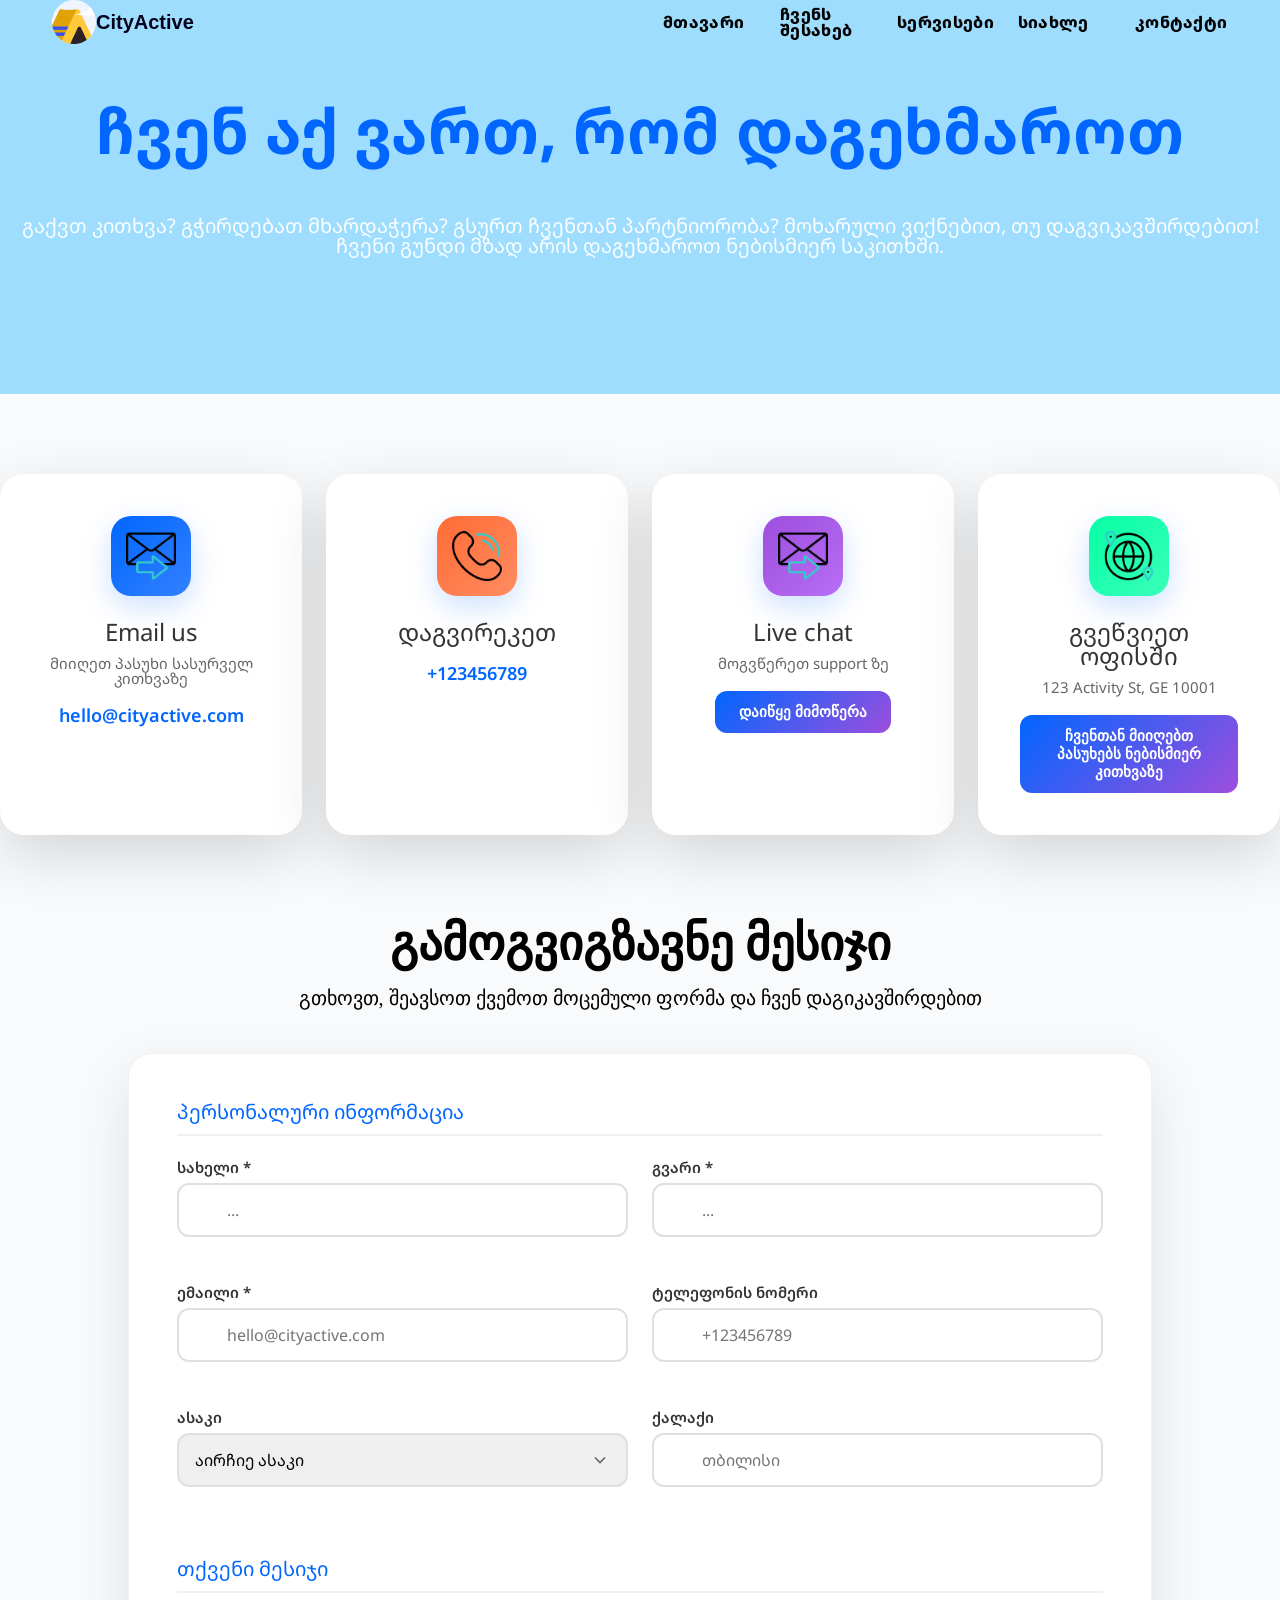
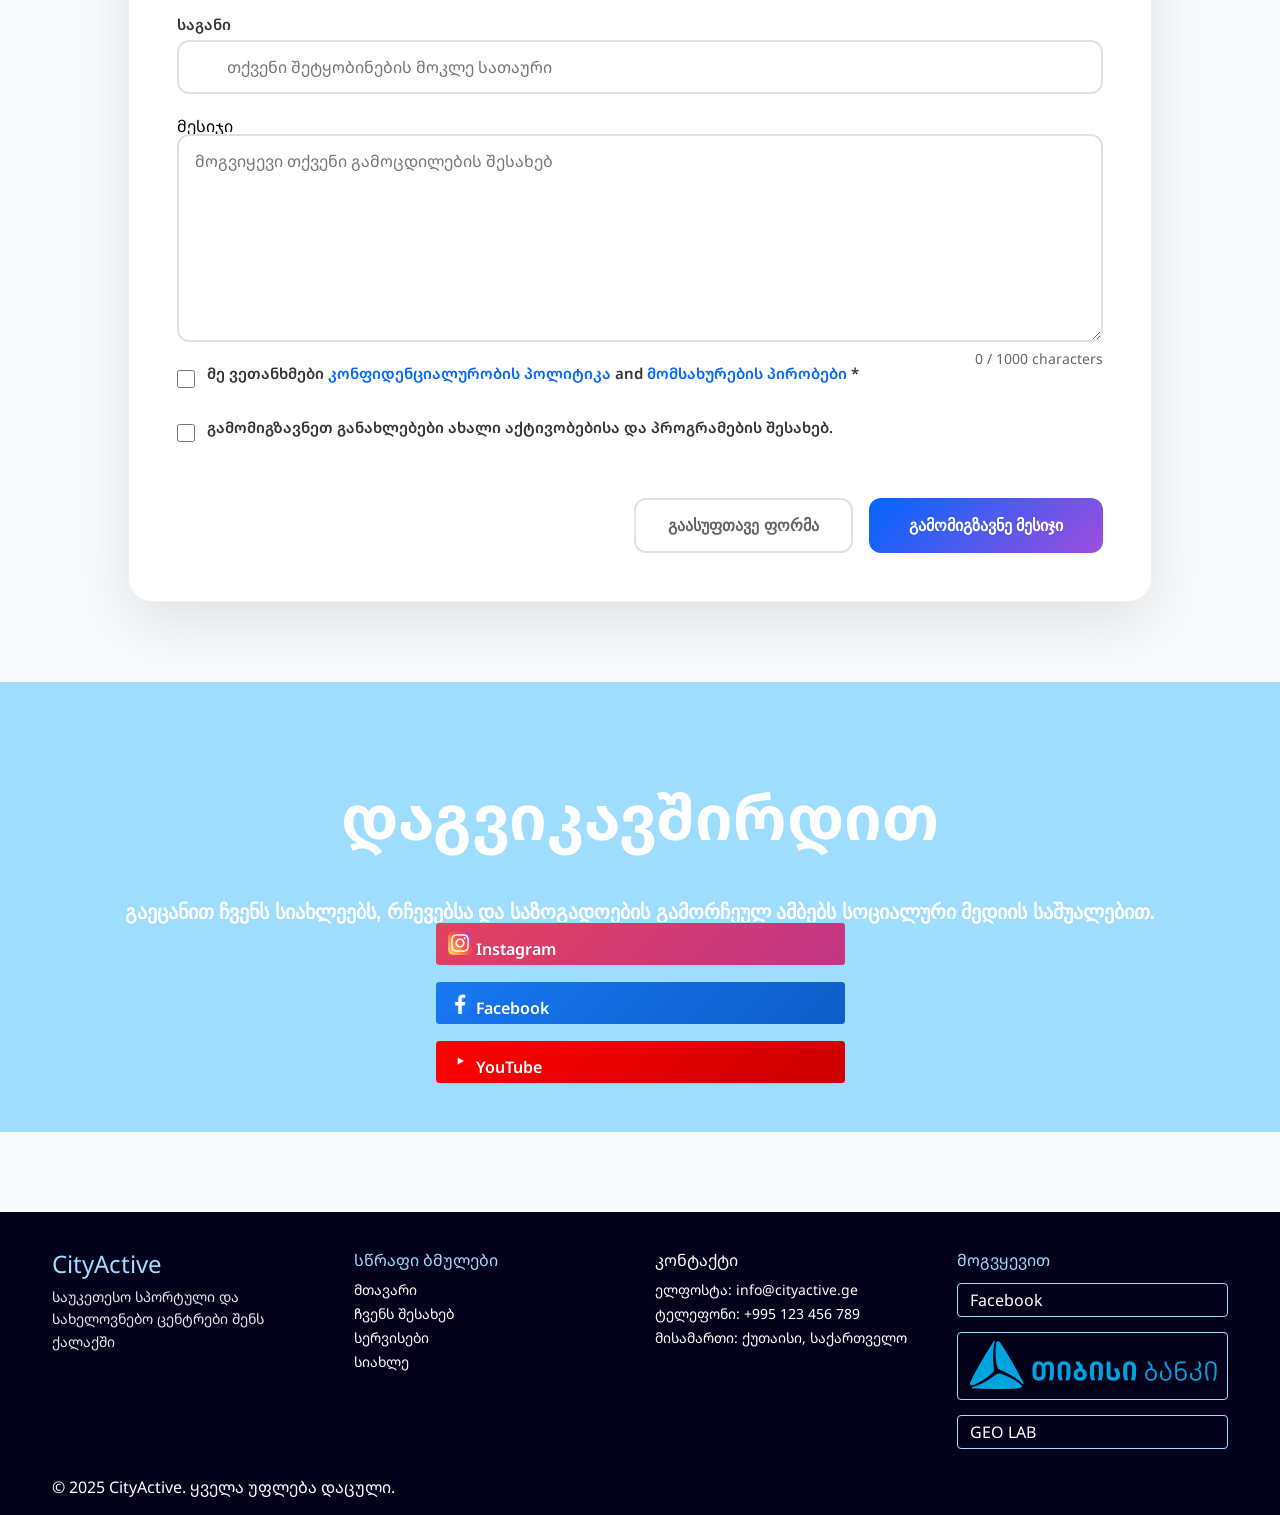
<file: pages/contact.html>
<!doctype html>
<html lang="en">
  <head>
    <meta charset="UTF-8" />
    <meta name="viewport" content="width=device-width, initial-scale=1.0" />
    <title>Contact</title>
    <link rel="preconnect" href="https://fonts.googleapis.com" />
    <link rel="preconnect" href="https://fonts.gstatic.com" crossorigin />
    <link
      href="https://fonts.googleapis.com/css2?family=Noto+Sans+Georgian:wght@100..900&display=swap"
      rel="stylesheet"
    />
    <link rel="stylesheet" href="../css/reset.css" />
    <link rel="stylesheet" href="../css/contact.css" />
    <link rel="stylesheet" href="../css/responsive.css" />
    <link rel="icon" type="image/png" href="../assets/Logo (1).png" />
  </head>
  <body>
    <section class="s1">
      <nav>
        <div class="navdiv">
          <div class="logo">
            <img src="../assets/Logo (1).png" alt="logo" />
            <h1>CityActive</h1>
          </div>
          <div class="menu">
            <a href="../index.html">მთავარი</a>
            <a href="../pages/aboutus.html">ჩვენს შესახებ</a>
            <a href="../pages/Tbilisi-services.html">სერვისები</a>
            <a href="news.html">სიახლე</a>
            <a href="#">კონტაქტი</a>
          </div>
        </div>
      </nav>
    </section>
    <section>
      <div class="contact-wrapper">
        <div class="contact-header">
          <h1>ჩვენ აქ ვართ, რომ დაგეხმაროთ</h1>
        </div>
        <div class="contact-p">
          <p>
            გაქვთ კითხვა? გჭირდებათ მხარდაჭერა? გსურთ ჩვენთან პარტნიორობა?
            მოხარული ვიქნებით, თუ დაგვიკავშირდებით! ჩვენი გუნდი მზად არის
            დაგეხმაროთ ნებისმიერ საკითხში.
          </p>
        </div>
      </div>
    </section>
    <section>
      <div class="container">
        <div class="quick-contact-grid">
          <div class="quick-contact-card">
            <div
              class="quick-contact-icon"
              style="background: linear-gradient(135deg, #0066ff, #3381ff)"
            >
              <img src="../assets/message.png" alt="email" />
            </div>
            <h3>Email us</h3>
            <p>მიიღეთ პასუხი სასურველ კითხვაზე</p>
            <a href="mailto:hello@cityactive.com" class="quick-contact-link"
              >hello@cityactive.com</a
            >
          </div>

          <div class="quick-contact-card">
            <div
              class="quick-contact-icon"
              style="background: linear-gradient(135deg, #ff6b35, #ff8c61)"
            >
              <img src="../assets/phone.png" alt="phone" />
            </div>
            <h3>დაგვირეკეთ</h3>
            <p></p>
            <a href="tel:+15551234567" class="quick-contact-link">+123456789</a>
          </div>

          <div class="quick-contact-card">
            <div
              class="quick-contact-icon"
              style="background: linear-gradient(135deg, #9d4edd, #b76ef5)"
            >
              <img src="../assets/message.png" alt="message" />
            </div>
            <h3>Live chat</h3>
            <p>მოგვწერეთ support ზე</p>
            <button class="quick-contact-btn">დაიწყე მიმოწერა</button>
          </div>

          <div class="quick-contact-card">
            <div
              class="quick-contact-icon"
              style="background: linear-gradient(135deg, #06ffa5, #3affba)"
            >
              <img
                src="../assets/around-the-world.png"
                alt="around-the-world"
              />
            </div>
            <h3>გვეწვიეთ ოფისში</h3>
            <p>123 Activity St, GE 10001</p>
            <button class="quick-contact-btn">
              ჩვენთან მიიღებთ პასუხებს ნებისმიერ კითხვაზე
            </button>
          </div>
        </div>
      </div>
    </section>
    <section class="s3">
      <div class="contact-wrap">
        <div class="forms-header">
          <h2>გამოგვიგზავნე მესიჯი</h2>
          <p>გთხოვთ, შეავსოთ ქვემოთ მოცემული ფორმა და ჩვენ დაგიკავშირდებით</p>
        </div>
        <div class="form">
          <div class="contact-form-card">
            <form id="contactForm">
              <div class="form-section">
                <h3 class="form-section-title">პერსონალური ინფორმაცია</h3>
                <div class="form-row">
                  <div class="form-group">
                    <label>სახელი *</label>
                    <div class="input-wrapper">
                      <input
                        type="text"
                        class="form-input"
                        placeholder="..."
                        required
                      />
                    </div>
                  </div>
                  <div class="form-group">
                    <label>გვარი *</label>
                    <div class="input-wrapper">
                      <input
                        type="text"
                        class="form-input"
                        placeholder="..."
                        required
                      />
                    </div>
                  </div>
                </div>

                <div class="form-row">
                  <div class="form-group">
                    <label>ემაილი *</label>
                    <div class="input-wrapper">
                      <input
                        type="email"
                        class="form-input"
                        placeholder="hello@cityactive.com"
                        required
                      />
                    </div>
                  </div>
                  <div class="form-group">
                    <label>ტელეფონის ნომერი</label>
                    <div class="input-wrapper">
                      <input
                        type="tel"
                        class="form-input"
                        placeholder="+123456789"
                      />
                    </div>
                  </div>
                </div>

                <div class="form-row">
                  <div class="form-group">
                    <label>ასაკი</label>
                    <select class="form-input select-input">
                      <option value="">აირჩიე ასაკი</option>
                      <option value="13-15">13-15 წლის</option>
                      <option value="16-18">16-18 წლის</option>
                      <option value="parent">მშობელი/მეურვე</option>
                      <option value="other">სხვა</option>
                    </select>
                  </div>
                  <div class="form-group">
                    <label>ქალაქი</label>
                    <div class="input-wrapper">
                      <input
                        type="text"
                        class="form-input"
                        placeholder="თბილისი"
                      />
                    </div>
                  </div>
                </div>
              </div>

              <div class="form-section">
                <h3 class="form-section-title">თქვენი მესიჯი</h3>

                <div class="form-group">
                  <label>საგანი</label>
                  <div class="input-wrapper">
                    <input
                      type="text"
                      class="form-input"
                      placeholder="თქვენი შეტყობინების მოკლე სათაური"
                      required
                    />
                  </div>
                </div>

                <div class="form-groups">
                  <label>მესიჯი</label>
                  <textarea
                    class="form-input"
                    rows="8"
                    placeholder="მოგვიყევი თქვენი გამოცდილების შესახებ"
                    required
                  ></textarea>
                  <div class="char-counter">
                    <span id="charCount">0</span> / 1000 characters
                  </div>
                </div>

                <div class="form-group">
                  <label class="checkbox-label">
                    <input type="checkbox" class="form-checkbox" required />
                    <span
                      >მე ვეთანხმები
                      <a href="#" class="form-link"
                        >კონფიდენციალურობის პოლიტიკა</a
                      >
                      and
                      <a href="#" class="form-link">მომსახურების პირობები</a>
                      *</span
                    >
                  </label>
                </div>

                <div class="form-group">
                  <label class="checkbox-label">
                    <input type="checkbox" class="form-checkbox" />
                    <span
                      >გამომიგზავნეთ განახლებები ახალი აქტივობებისა და
                      პროგრამების შესახებ.</span
                    >
                  </label>
                </div>
              </div>

              <div class="form-actions">
                <button type="button" class="btn-secondary">
                  გაასუფთავე ფორმა
                </button>
                <button type="submit" class="btn-submit">
                  <span>გამომიგზავნე მესიჯი</span>
                </button>
              </div>
            </form>
          </div>
        </div>
      </div>
    </section>
    <section class="s4">
      <div class="container">
        <div class="social-content">
          <h2>დაგვიკავშირდით</h2>
          <p>
            გაეცანით ჩვენს სიახლეებს, რჩევებსა და საზოგადოების გამორჩეულ ამბებს
            სოციალური მედიის საშუალებით.
          </p>
          <div class="social-links">
            <a
              href="#"
              class="social-link"
              style="background: linear-gradient(135deg, #e4405f, #c13584)"
            >
              <img
                src="../assets/instagram.png"
                alt="Instagram"
                width="24"
                height="24"
              />
              <span>Instagram</span>
            </a>
            <a
              href="#"
              class="social-link"
              style="background: linear-gradient(135deg, #1877f2, #0d5dc9)"
            >
              <img
                src="../assets/facebook.png"
                alt="Facebook"
                width="24"
                height="24"
              />
              <span>Facebook</span>
            </a>
            <a
              href="#"
              class="social-link"
              style="background: linear-gradient(135deg, #ff0000, #cc0000)"
            >
              <img
                src="../assets/youtube.png"
                alt="YouTube"
                width="24"
                height="24"
              />
              <span>YouTube</span>
            </a>
          </div>
        </div>
      </div>
    </section>
    <section class="s6">
      <footer class="footer">
        <div class="footer-container">
          <div class="footer-content">
            <div class="footer-section">
              <h3>CityActive</h3>
              <p>საუკეთესო სპორტული და სახელოვნებო ცენტრები შენს ქალაქში</p>
            </div>
            <div class="footer-section">
              <h4>სწრაფი ბმულები</h4>
              <ul>
                <li><a href="../index.html">მთავარი</a></li>
                <li><a href="aboutus.html">ჩვენს შესახებ</a></li>
                <li><a href="../pages/Tbilisi-services.html">სერვისები</a></li>
                <li><a href="../pages/news.html">სიახლე</a></li>
              </ul>
            </div>
            <div class="footer-section">
              <h4><a href="contact.html">კონტაქტი</a></h4>
              <ul>
                <li>ელფოსტა: info@cityactive.ge</li>
                <li>ტელეფონი: +995 123 456 789</li>
                <li>მისამართი: ქუთაისი, საქართველო</li>
              </ul>
            </div>
            <div class="footer-section">
              <h4>მოგვყევით</h4>
              <div class="social-links">
                <a href="https://www.facebook.com/groups/1565415547176722"
                  >Facebook</a
                >
                <a href="https://tbcbank.ge/ka/tbc-education/it-academy"
                  ><img src="../assets/svg44.png" alt="TBC"
                /></a>
                <a href="https://geolab.edu.ge/">GEO LAB</a>
              </div>
            </div>
          </div>
          <div class="footer-bottom">
            <p>&copy; 2025 CityActive. ყველა უფლება დაცული.</p>
          </div>
        </div>
      </footer>
    </section>
  </body>
</html>
</file>
<file: css/contact.css>
* {
  margin: 0;
  padding: 0;
  box-sizing: border-box;
}
body {
  font-family: "Noto Sans Georgian", sans-serif;
  background-color: #f6f8fe;
  display: flex;
  flex-direction: column;
  min-height: 100vh;
}
nav {
  background-color: #9fddff;
}
.navdiv {
  display: flex;
  flex-direction: row;
  align-items: center;
  justify-content: space-between;
  max-width: 1200px;
  width: 100%;
  margin: 0 auto;
  padding: 0 12px;
}
.menu {
  display: flex;
  flex-direction: row;
  align-items: center;
  gap: 24px;
}
.logo {
  display: flex;
  flex-direction: row;
  align-items: center;
}
.logo h1 {
  color: #04021a;
  font-family: sans-serif, "Clash Display Variable";
  font-size: 20px;
  font-weight: 600;
}
.menu a {
  color: #000;
  font-family: "Inter", sans-serif;
  font-size: 16px;
  font-weight: 800;
  letter-spacing: 0.3px;
  text-decoration: none;
  font-family: "Noto Sans Georgian", sans-serif;
}
.avatar {
  display: flex;
  width: 293px;
  align-items: center;
  gap: 12px;
  border-radius: 90px;
  background: #000;
}
.avatar span {
  color: #fff;
  font-family: "Inter", sans-serif;
  font-size: 12px;
  font-weight: 700;
}
.footer {
  background-color: #04021a;
  color: #ffffff;
  padding: 40px 0 20px;
  margin-top: 80px;
}
.footer-container {
  max-width: 1200px;
  margin: 0 auto;
  padding: 0 12px;
  width: 100%;
}
.footer-content {
  display: grid;
  grid-template-columns: repeat(auto-fit, minmax(250px, 1fr));
  gap: 30px;
  margin-bottom: 30px;
}
.footer-section h3 {
  font-size: 24px;
  margin-bottom: 10px;
  color: #9fddff;
}
.footer-section h4 {
  font-size: 16px;
  margin-bottom: 15px;
  color: #9fddff;
}
.footer-section p {
  font-size: 14px;
  line-height: 1.6;
  opacity: 0.9;
}
.footer-section ul {
  list-style: none;
  padding: 0;
  margin: 0;
}
.footer-section ul li {
  margin-bottom: 10px;
  font-size: 14px;
  color: #fff;
}
.footer-section a {
  color: #ffffff;
  text-decoration: none;
  transition: color 0.3s ease;
}
.footer-section a:hover {
  color: #9fddff;
}
.social-links {
  display: flex;
  gap: 15px;
  flex-wrap: wrap;
}
.social-links a {
  padding: 8px 12px;
  border: 1px solid #9fddff;
  border-radius: 4px;
  transition: all 0.3s ease;
  color: #fff;
  text-decoration: none;
}
.social-links a:hover {
  background-color: #9fddff;
  color: #04021a;
}

.contact-wrapper {
  text-align: center;
  background: #9fddff;
  height: 350px;
}
.contact-wrapper h1 {
  padding-top: 55px;
  font-size: 3.9rem;
  font-weight: 700;
  color: #0066ff;
  background-clip: text;
  margin-bottom: 55px;
}
.contact-wrapper p {
  font-size: 1.25rem;
  color: rgba(255, 255, 255, 0.95);
}
.contact-hero {
  padding: 8rem 1.5rem 5rem;
  position: relative;
  overflow: hidden;
  background: linear-gradient(135deg, #0066ff 0%, #9d4edd 100%);
}
.hero-background {
  position: absolute;
  top: 0;
  left: 0;
  right: 0;
  bottom: 0;
  z-index: 0;
}
.hero-pattern {
  position: absolute;
  top: 0;
  left: 0;
  right: 0;
  bottom: 0;
  background: url("data:image/svg+xml,%3Csvg width='60' height='60' viewBox='0 0 60 60' xmlns='http://www.w3.org/2000/svg'%3E%3Cg fill='none' fill-rule='evenodd'%3E%3Cg fill='%23ffffff' fill-opacity='0.08'%3E%3Cpath d='M36 34v-4h-2v4h-4v2h4v4h2v-4h4v-2h-4zm0-30V0h-2v4h-4v2h4v4h2V6h4V4h-4zM6 34v-4H4v4H0v2h4v4h2v-4h4v-2H6zM6 4V0H4v4H0v2h4v4h2V6h4V4H6z'/%3E%3C/g%3E%3C/g%3E%3C/svg%3E");
  opacity: 0.6;
}
.hero-content-wrapper {
  position: relative;
  z-index: 1;
  text-align: center;
  max-width: 56rem;
  margin: 0 auto;
}
.hero-badge {
  display: inline-flex;
  align-items: center;
  gap: 0.5rem;
  background: rgba(255, 255, 255, 0.15);
  backdrop-filter: blur(10px);
  padding: 0.5rem 1.25rem;
  border-radius: 9999px;
  color: white;
  font-size: 0.875rem;
  font-weight: 600;
  margin-bottom: 1.5rem;
  border: 1px solid rgba(255, 255, 255, 0.2);
}
.contact-hero-title {
  font-size: 3.5rem;
  font-weight: 700;
  color: white;
  margin-bottom: 1.5rem;
  line-height: 1.1;
}
.contact-hero-description {
  font-size: 1.25rem;
  color: rgba(255, 255, 255, 0.95);
  margin-bottom: 3rem;
  line-height: 1.7;
}
.hero-stats {
  display: flex;
  justify-content: center;
  gap: 3rem;
  margin-top: 3rem;
}
.hero-stat-item {
  text-align: center;
}
.hero-stat-number {
  font-size: 2.5rem;
  font-weight: 700;
  color: white;
  line-height: 1;
  margin-bottom: 0.5rem;
}
.hero-stat-label {
  font-size: 0.875rem;
  color: rgba(255, 255, 255, 0.9);
  text-transform: uppercase;
  letter-spacing: 0.05em;
  font-weight: 600;
}
.quick-contact-section {
  padding: 0;
  margin-top: -3rem;
  position: relative;
  z-index: 10;
}
.quick-contact-grid {
  display: grid;
  grid-template-columns: repeat(auto-fit, minmax(280px, 1fr));
  gap: 1.5rem;
}
.quick-contact-card {
  background: white;
  padding: 2.5rem;
  border-radius: 1.5rem;
  box-shadow: 0 20px 60px rgba(0, 0, 0, 0.15);
  text-align: center;
  transition: all 0.3s ease;
  border: 2px solid transparent;
}
.quick-contact-card:hover {
  transform: translateY(-8px);
  box-shadow: 0 30px 80px rgba(0, 0, 0, 0.2);
  border-color: rgba(0, 102, 255, 0.2);
}
.quick-contact-icon {
  width: 5rem;
  height: 5rem;
  border-radius: 1.25rem;
  display: flex;
  align-items: center;
  justify-content: center;
  margin: 0 auto 1.5rem;
  box-shadow: 0 10px 30px rgba(0, 102, 255, 0.2);
  transition: transform 0.3s ease;
}
.quick-contact-card:hover .quick-contact-icon {
  transform: scale(1.1) rotate(5deg);
}
.quick-contact-card h3 {
  font-size: 1.5rem;
  margin-bottom: 0.75rem;
  color: #333;
}
.quick-contact-card p {
  color: #666;
  margin-bottom: 1.25rem;
  font-size: 0.9375rem;
}
.quick-contact-link {
  display: block;
  color: #0066ff;
  text-decoration: none;
  font-weight: 600;
  font-size: 1.125rem;
}
.quick-contact-link:hover {
  color: #9d4edd;
}
.quick-contact-btn {
  background: linear-gradient(135deg, #0066ff, #9d4edd);
  color: white;
  border: none;
  padding: 0.75rem 1.5rem;
  border-radius: 0.75rem;
  font-weight: 600;
  cursor: pointer;
  transition: all 0.3s ease;
  font-size: 0.9375rem;
}
.quick-contact-btn:hover {
  transform: translateY(-2px);
  box-shadow: 0 10px 25px rgba(0, 102, 255, 0.3);
}
.quick-contact-card img {
  width: 50px;
  height: 50px;
}
.container {
  margin-top: 80px;
}
.forms-header {
  display: flex;
  justify-content: center;
  align-items: center;
  gap: 20px;
  flex-direction: column;
}
.forms-header h2 {
  color: #000;
  font-family: "Clash Display Variable";
  font-size: 48px;
  font-weight: 600;
}
.forms-header p {
  margin-bottom: 45px;
  color: #000;
  text-align: center;
  font-family: Inter;
  font-size: 20px;
}
.contact-form-section {
  padding: 5rem 1.5rem;
  background: white;
}
.form-header {
  text-align: center;
  margin-bottom: 3rem;
}
.form-header-content h2 {
  font-size: 2.5rem;
  margin-bottom: 1rem;
  color: #333;
}
.form-header-content p {
  font-size: 1.125rem;
  color: #666;
  margin-bottom: 2rem;
}
.form-features {
  display: flex;
  justify-content: center;
  gap: 2rem;
  flex-wrap: wrap;
}
.form-feature {
  display: flex;
  align-items: center;
  gap: 0.5rem;
  padding: 0.75rem 1.5rem;
  background: rgba(6, 255, 165, 0.1);
  border-radius: 9999px;
  font-weight: 600;
  color: #333;
  font-size: 0.875rem;
}
.contact-form-card {
  background: white;
  border-radius: 1.5rem;
  padding: 3rem;
  box-shadow: 0 20px 60px rgba(0, 0, 0, 0.1);
  max-width: 64rem;
  margin: 0 auto;
  border: 1px solid #f0f0f0;
}
.form-section {
  margin-bottom: 3rem;
}
.form-section-title {
  font-size: 1.25rem;
  color: #0066ff;
  margin-bottom: 1.5rem;
  padding-bottom: 0.75rem;
  border-bottom: 2px solid #f0f0f0;
  display: flex;
  align-items: center;
  gap: 0.5rem;
}
.form-row {
  display: grid;
  grid-template-columns: 1fr 1fr;
  gap: 1.5rem;
  margin-bottom: 1.5rem;
}
.form-group {
  display: flex;
  flex-direction: column;
  margin-bottom: 1.5rem;
}
.form-group label {
  margin-bottom: 0.5rem;
  color: #333;
  font-weight: 600;
  font-size: 0.9375rem;
}
.input-wrapper {
  position: relative;
}
.input-icon {
  position: absolute;
  left: 1rem;
  top: 50%;
  transform: translateY(-50%);
  color: #999;
  pointer-events: none;
}
.form-input {
  width: 100%;
  padding: 0.875rem 1rem 0.875rem 3rem;
  border-radius: 0.75rem;
  border: 2px solid #e0e0e0;
  font-size: 1rem;
  transition: all 0.3s ease;
  font-family: inherit;
}
.form-input:focus {
  outline: none;
  border-color: #0066ff;
  box-shadow: 0 0 0 3px rgba(0, 102, 255, 0.1);
}
.form-input:hover {
  border-color: #c0c0c0;
}
textarea.form-input {
  padding: 0.875rem 1rem;
  resize: vertical;
  min-height: 120px;
}
.select-input {
  appearance: none;
  background-image: url("data:image/svg+xml,%3Csvg xmlns='http://www.w3.org/2000/svg' width='20' height='20' viewBox='0 0 24 24' fill='none' stroke='%23666' stroke-width='2'%3E%3Cpath d='m6 9 6 6 6-6'/%3E%3C/svg%3E");
  background-repeat: no-repeat;
  background-position: right 1rem center;
  padding-right: 3rem;
  padding-left: 1rem;
}
.char-counter {
  margin-top: 0.5rem;
  text-align: right;
  font-size: 0.875rem;
  color: #666;
}
.checkbox-label {
  display: flex;
  align-items: flex-start;
  gap: 0.75rem;
  cursor: pointer;
  font-weight: 400;
  color: #555;
  font-size: 0.9375rem;
}
.form-checkbox {
  margin-top: 0.25rem;
  width: 1.125rem;
  height: 1.125rem;
  cursor: pointer;
  accent-color: #0066ff;
}
.form-link {
  color: #0066ff;
  text-decoration: none;
  font-weight: 600;
}
.form-link:hover {
  color: #9d4edd;
}
.form-actions {
  display: flex;
  gap: 1rem;
  justify-content: flex-end;
  margin-top: 2rem;
}
.btn-secondary {
  padding: 1rem 2rem;
  background: white;
  color: #666;
  border: 2px solid #e0e0e0;
  border-radius: 0.75rem;
  font-size: 1rem;
  font-weight: 600;
  cursor: pointer;
  transition: all 0.3s ease;
}
.btn-secondary:hover {
  background: #f9fafb;
  border-color: #c0c0c0;
}
.btn-submit {
  padding: 1rem 2.5rem;
  background: linear-gradient(135deg, #0066ff, #9d4edd);
  color: white;
  border: none;
  border-radius: 0.75rem;
  font-size: 1rem;
  font-weight: 600;
  cursor: pointer;
  transition: all 0.3s ease;
  display: flex;
  align-items: center;
  gap: 0.5rem;
}
.btn-submit:hover {
  transform: translateY(-2px);
  box-shadow: 0 10px 30px rgba(0, 102, 255, 0.3);
}
.forms-header {
  margin-top: 85px;
}
.social-content a {
  color: white;
  font-weight: 600;
}
.social-content {
  display: flex;
  justify-content: center;
  align-items: center;
  flex-direction: column;
  background: #9fddff;
  height: 450px;
}
.social-content h2 {
  padding-top: 55px;
  font-size: 3.9rem;
  font-weight: 700;
  color: #ffffff;
  background-clip: text;
  margin-bottom: 55px;
}
.social-content p {
  color: #fff;
  text-align: center;
  font-family: "Inter", sans-serif;
  font-size: 20px;
  font-weight: 700;
}
</file>
<file: css/responsive.css>
/* GLOBAL & NAVIGATION STYLES */
body {
  background: rgb(249, 250, 251);
}
@media (max-width: 640px) {
  html {
    font-size: 14px;
  }

  body {
    overflow-x: hidden;
  }

  .navdiv {
    flex-direction: column;
    gap: 8px;
    padding: 8px;
    align-items: center;
    justify-content: center;
    overflow: hidden;
  }

  .menu {
    flex-direction: column;
    gap: 8px;
    width: 100%;
    margin: 0 auto;
    align-items: center;
    max-width: fit-content;
    justify-content: center;
  }

  .menu a {
    font-size: 12px;
  }

  .logo h1 {
    font-size: 14px;
  }

  .avatar {
    width: 100%;
    max-width: 280px;
    order: 2;
    padding: 8px;
  }

  .avatar span {
    font-size: 10px;
  }

  /*CONTACT.HTML RESPONSIVE STYLES*/
  .card-titles h2 {
    color: #000;
    font-family: "Noto Sans Georgian", sans-serif;
    font-size: 28px;
    font-weight: 600;
  }
  .contact-wrapper {
    text-align: center;
    background: #9fddff;
    height: auto;
    min-height: 200px;
    padding: 20px 12px;
  }

  .contact-wrapper h1 {
    padding-top: 15px;
    font-size: 1.75rem;
    margin-bottom: 15px;
  }

  .contact-wrapper p {
    font-size: 0.95rem;
  }
  .contact-hero {
    padding: 2rem 1rem 1.5rem;
  }

  .hero-content-wrapper {
    padding: 0 12px;
  }

  .hero-badge {
    font-size: 0.75rem;
    padding: 0.4rem 1rem;
    margin-bottom: 1rem;
  }

  .contact-hero-title {
    font-size: 1.75rem;
    margin-bottom: 1rem;
  }

  .contact-hero-description {
    font-size: 0.9rem;
    margin-bottom: 1.5rem;
  }
  .hero-stats {
    display: flex;
    flex-direction: column;
    gap: 1rem;
    margin-top: 1.5rem;
  }

  .hero-stat-item {
    padding: 0.75rem;
  }

  .hero-stat-number {
    font-size: 1.75rem;
    margin-bottom: 0.25rem;
  }

  .hero-stat-label {
    font-size: 0.75rem;
  }
  .quick-contact-section {
    padding: 1rem;
    margin-top: -1.5rem;
  }

  .quick-contact-grid {
    display: grid;
    grid-template-columns: 1fr;
    gap: 1rem;
    padding: 0 12px;
  }

  .quick-contact-card {
    background: white;
    padding: 1.5rem;
    border-radius: 1rem;
    box-shadow: 0 10px 30px rgba(0, 0, 0, 0.1);
  }

  .quick-contact-card:hover {
    transform: translateY(-4px);
  }

  .quick-contact-icon {
    width: 3rem;
    height: 3rem;
    margin-bottom: 1rem;
  }

  .quick-contact-card h3 {
    font-size: 1.1rem;
    margin-bottom: 0.5rem;
  }

  .quick-contact-card p {
    font-size: 0.85rem;
    margin-bottom: 0.75rem;
  }

  .quick-contact-link {
    font-size: 0.95rem;
  }

  .quick-contact-btn {
    padding: 0.6rem 1.2rem;
    font-size: 0.85rem;
    width: 100%;
  }

  .quick-contact-card img {
    width: 40px;
    height: 40px;
  }
  .container {
    margin-top: 40px;
    padding: 0 12px;
    width: 100%;
    max-width: 100%;
  }
  .forms-header {
    display: flex;
    justify-content: center;
    align-items: center;
    gap: 15px;
    flex-direction: column;
    margin-top: 30px;
  }

  .forms-header h2 {
    color: #000;
    font-family: "Clash Display Variable";
    font-size: 1.75rem;
    font-weight: 600;
  }

  .forms-header p {
    margin-bottom: 20px;
    color: #000;
    text-align: center;
    font-family: Inter;
    font-size: 0.95rem;
  }
  .contact-form-section {
    padding: 2rem 0.75rem;
    background: white;
  }

  .form-header {
    text-align: center;
    margin-bottom: 1.5rem;
  }

  .form-header-content h2 {
    font-size: 1.5rem;
    margin-bottom: 0.75rem;
  }

  .form-header-content p {
    font-size: 0.9rem;
    margin-bottom: 1rem;
  }

  .form-features {
    display: flex;
    justify-content: center;
    gap: 0.75rem;
    flex-wrap: wrap;
  }

  .form-feature {
    display: flex;
    align-items: center;
    gap: 0.25rem;
    padding: 0.5rem 1rem;
    background: rgba(6, 255, 165, 0.1);
    border-radius: 9999px;
    font-weight: 600;
    color: #333;
    font-size: 0.75rem;
  }
  .contact-form-card {
    background: white;
    border-radius: 1rem;
    padding: 1.5rem;
    box-shadow: 0 10px 30px rgba(0, 0, 0, 0.05);
    max-width: 64rem;
    margin: 0 auto;
    border: 1px solid #f0f0f0;
  }
  .form-section {
    margin-bottom: 1.5rem;
  }

  .form-section-title {
    font-size: 1rem;
    color: #0066ff;
    margin-bottom: 1rem;
    padding-bottom: 0.5rem;
    border-bottom: 2px solid #f0f0f0;
    display: flex;
    align-items: center;
    gap: 0.5rem;
  }

  /* Form Row */
  .form-row {
    display: grid;
    grid-template-columns: 1fr;
    gap: 1rem;
    margin-bottom: 1rem;
  }

  /* Form Group */
  .form-group {
    display: flex;
    flex-direction: column;
    margin-bottom: 1rem;
  }

  .form-group label {
    margin-bottom: 0.4rem;
    color: #333;
    font-weight: 600;
    font-size: 0.85rem;
  }

  /* Input Wrapper */
  .input-wrapper {
    position: relative;
  }

  .input-icon {
    position: absolute;
    left: 0.75rem;
    top: 50%;
    transform: translateY(-50%);
    color: #999;
    pointer-events: none;
    font-size: 0.9rem;
  }

  /* Form Input */
  .form-input {
    width: 100%;
    padding: 0.75rem 0.75rem 0.75rem 2.5rem;
    border-radius: 0.5rem;
    border: 2px solid #e0e0e0;
    font-size: 0.9rem;
    transition: all 0.3s ease;
    font-family: inherit;
  }

  .form-input:focus {
    outline: none;
    border-color: #0066ff;
    box-shadow: 0 0 0 2px rgba(0, 102, 255, 0.1);
  }

  textarea.form-input {
    padding: 0.75rem;
    resize: vertical;
    min-height: 100px;
  }
  .select-input {
    appearance: none;
    background-image: url("data:image/svg+xml,%3Csvg xmlns='http://www.w3.org/2000/svg' width='20' height='20' viewBox='0 0 24 24' fill='none' stroke='%23666' stroke-width='2'%3E%3Cpath d='m6 9 6 6 6-6'/%3E%3C/svg%3E");
    background-repeat: no-repeat;
    background-position: right 0.75rem center;
    padding-right: 2.5rem;
    padding-left: 0.75rem;
  }
  .char-counter {
    margin-top: 0.25rem;
    text-align: right;
    font-size: 0.75rem;
    color: #666;
  }
  .checkbox-label {
    display: flex;
    align-items: flex-start;
    gap: 0.5rem;
    cursor: pointer;
    font-weight: 400;
    color: #555;
    font-size: 0.85rem;
  }

  .form-checkbox {
    margin-top: 0.15rem;
    width: 1rem;
    height: 1rem;
    cursor: pointer;
    accent-color: #0066ff;
  }
  .form-link {
    color: #0066ff;
    text-decoration: none;
    font-weight: 600;
  }
  .form-actions {
    display: flex;
    flex-direction: column;
    gap: 0.75rem;
    justify-content: flex-end;
    margin-top: 1.5rem;
  }

  .btn-secondary {
    padding: 0.75rem 1.5rem;
    background: white;
    color: #666;
    border: 2px solid #e0e0e0;
    border-radius: 0.5rem;
    font-size: 0.9rem;
    font-weight: 600;
    cursor: pointer;
    transition: all 0.3s ease;
    width: 100%;
  }

  .btn-secondary:hover {
    background: #f9fafb;
    border-color: #c0c0c0;
  }

  .btn-submit {
    padding: 0.75rem 1.5rem;
    background: linear-gradient(135deg, #0066ff, #9d4edd);
    color: white;
    border: none;
    border-radius: 0.5rem;
    font-size: 0.9rem;
    font-weight: 600;
    cursor: pointer;
    transition: all 0.3s ease;
    display: flex;
    align-items: center;
    justify-content: center;
    gap: 0.5rem;
    width: 100%;
  }

  .btn-submit:hover {
    transform: translateY(-2px);
    box-shadow: 0 5px 15px rgba(0, 102, 255, 0.3);
  }
  .social-content {
    display: flex;
    justify-content: center;
    align-items: center;
    flex-direction: column;
    background: #9fddff;
    height: auto;
    min-height: 250px;
    padding: 25px 12px;
  }

  .social-content h2 {
    padding-top: 15px;
    font-size: 1.75rem;
    font-weight: 700;
    color: #ffffff;
    background-clip: text;
    margin-bottom: 15px;
  }

  .social-content p {
    color: #fff;
    text-align: center;
    font-family: "Inter", sans-serif;
    font-size: 0.95rem;
    font-weight: 700;
  }

  .social-content a {
    color: white;
    font-weight: 600;
  }
  .footer {
    background-color: #04021a;
    color: #ffffff;
    padding: 30px 0 15px;
    margin-top: 40px;
  }

  .footer-container {
    max-width: 1200px;
    margin: 0 auto;
    padding: 0 12px;
    width: 100%;
  }

  .footer-content {
    display: grid;
    grid-template-columns: 1fr;
    gap: 20px;
    margin-bottom: 20px;
  }

  .footer-section h3 {
    font-size: 18px;
    margin-bottom: 8px;
    color: #9fddff;
  }

  .footer-section h4 {
    font-size: 14px;
    margin-bottom: 10px;
    color: #9fddff;
  }

  .footer-section p {
    font-size: 12px;
    line-height: 1.5;
    opacity: 0.9;
  }

  .footer-section ul li {
    margin-bottom: 8px;
    font-size: 12px;
    color: #fff;
  }

  .social-links {
    display: flex;
    gap: 10px;
    flex-wrap: wrap;
  }

  .social-links a {
    padding: 6px 10px;
    border: 1px solid #9fddff;
    border-radius: 4px;
    font-size: 12px;
  }
}

/*   INDEX.HTML RESPONSIVE STYLES*/

@media (max-width: 640px) {
  .text-wrap {
    height: 350px;
    background-size: cover;
    background-position: center;
  }

  .text h1 {
    font-size: 32px;
    line-height: 1.2;
  }

  .text p {
    font-size: 14px;
  }

  .white-card {
    display: flex;
    flex-direction: column;
    width: 90%;
    max-width: none;
    margin: -50px auto 0;
    padding: 1rem;
    height: auto;
    gap: 20px;
    box-shadow: none;
    border-radius: 12px;
  }

  .card1 {
    width: 100%;
  }

  .card1 h2 {
    font-size: 16px;
  }

  .card1 p {
    font-size: 14px;
    line-height: 1.5;
  }

  .card1 img {
    width: 40px;
    height: 40px;
  }

  .s3 {
    padding: 20px 0;
  }

  .s4 {
    padding: 20px 0;
  }

  .locations {
    margin: 40px 0 0;
    padding: 0 12px;
  }

  .title {
    gap: 12px;
  }

  .title h2 {
    font-size: 28px;
  }

  .title p {
    font-size: 14px;
  }

  .citys {
    flex-direction: column;
    gap: 12px;
  }

  .city {
    width: 100%;
    gap: 8px;
    padding: 10px 16px;
  }

  .city img {
    width: 32px;
    height: 32px;
  }

  .city a {
    font-size: 14px;
  }

  .wrappers {
    padding: 0 12px;
    overflow-x: hidden;
    width: 100%;
  }

  .row1,
  .row2 {
    flex-direction: column;
    gap: 20px;
    width: 100%;
    overflow-x: hidden;
  }

  .row2 {
    margin-top: 0;
  }

  .card {
    width: 100%;
    padding: 16px;
    gap: 12px;
  }

  .card h3 {
    font-size: 16px;
  }

  .card p {
    font-size: 12px;
  }

  .card img {
    width: 100%;
    height: auto;
    max-height: 200px;
    object-fit: cover;
  }

  .city-fitness,
  .Fit-factory {
    width: 100%;
    height: auto;
    max-height: 200px;
  }

  .faciliti1,
  .faciliti2 {
    flex-direction: row;
    gap: 10px;
    justify-content: space-between;
  }

  .icons {
    display: flex;
    flex-direction: column;
    justify-content: center;
    align-items: center;
    text-align: center;
    gap: 6px;
  }

  .icons img {
    width: 24px;
    height: 24px;
    margin-bottom: 4px;
  }

  .icons h4 {
    font-size: 12px;
  }

  .icons span {
    font-size: 11px;
  }

  .locate {
    gap: 8px;
    font-size: 12px;
  }

  .locate img {
    width: 16px;
    height: 16px;
  }

  .time {
    gap: 12px;
  }

  .time img {
    width: 20px;
    height: 20px;
  }

  .time span,
  .times h4 {
    font-size: 12px;
  }

  .main {
    width: 100%;
    max-width: 100%;
    overflow-x: hidden;
  }

  .titles {
    margin-left: 0;
    padding: 0 12px;
    gap: 16px;
    width: 100%;
    box-sizing: border-box;
  }

  .btn {
    margin-right: 0;
    padding: 0 12px;
    width: 100%;
    box-sizing: border-box;
  }

  .btn button {
    padding: 10px 16px;
    font-size: 14px;
  }

  .main-wrap {
    padding: 20px 0;
  }

  .s5 {
    padding: 20px 0;
  }

  hr {
    margin: 10px 0;
  }
  .card1 img {
    max-width: 50px;
  }

  /* ABOUTUS.HTML RESPONSIVE STYLES */

  .page-hero {
    padding: 3rem 1rem 2rem;
  }

  .hero-title {
    font-size: 28px;
    margin-bottom: 0.75rem;
  }

  .hero-description {
    font-size: 1rem;
    max-width: 100%;
  }

  .mission-section {
    padding: 2rem 1rem;
  }

  .mission-content {
    grid-template-columns: 1fr;
    gap: 1.5rem;
  }

  .mission-text h2 {
    font-size: 1.75rem;
    margin-bottom: 1rem;
  }

  .mission-text p {
    font-size: 1rem;
    margin-bottom: 0.75rem;
    line-height: 1.6;
  }

  .mission-highlights {
    grid-template-columns: repeat(2, 1fr);
    gap: 1rem;
    margin-top: 1.5rem;
    padding-top: 1.5rem;
  }

  .highlight-number {
    font-size: 1.75rem;
  }

  .highlight-label {
    font-size: 0.75rem;
  }

  .highlight-item {
    gap: 0.4rem;
  }

  .mission-image {
    border-radius: 1rem;
    transform: rotate(0deg);
    box-shadow: 0 10px 30px rgba(0, 0, 0, 0.1);
  }

  .mission-image img {
    width: 100%;
    height: auto;
  }

  .values-section {
    padding: 2rem 1rem;
  }

  .section-title {
    font-size: 1.75rem;
    margin-bottom: 1.5rem;
  }

  .values-grid {
    grid-template-columns: 1fr;
    gap: 1.5rem;
  }

  .value-card {
    padding: 1.5rem;
    border-radius: 1rem;
    box-shadow: 0 5px 15px rgba(0, 0, 0, 0.08);
  }

  .value-card:hover {
    transform: translateY(-4px);
    box-shadow: 0 10px 25px rgba(0, 0, 0, 0.1);
  }

  .value-card h3 {
    font-size: 1.2rem;
    margin-bottom: 0.75rem;
  }

  .value-card p {
    font-size: 0.95rem;
    line-height: 1.6;
  }

  .value-icon {
    width: 4rem;
    height: 4rem;
    margin-bottom: 1rem;
    border-radius: 1rem;
  }

  .value-icon img {
    width: 40px;
    height: 40px;
  }
  .title h1 {
    text-align: center;
    font-size: 40px;
  }
  .title p {
    font-size: larger;
    text-align: center;
  }
  .results-info {
    display: flex;
    align-items: center;
    justify-content: center;
    width: 100%;
  }
  .news-hero-title {
    text-align: center;
    font-size: 35px;
  }
  .featured-news-card {
    display: flex;
    flex-direction: column;
  }
  .btn {
    width: 200px;
  }
  .activity-image img {
    width: 100%;
    height: auto;
  }
  body {
    width: 100%;
  }
  .s2 h2 {
    text-align: center;
    font-size: 35px;
  }
}
</file>
